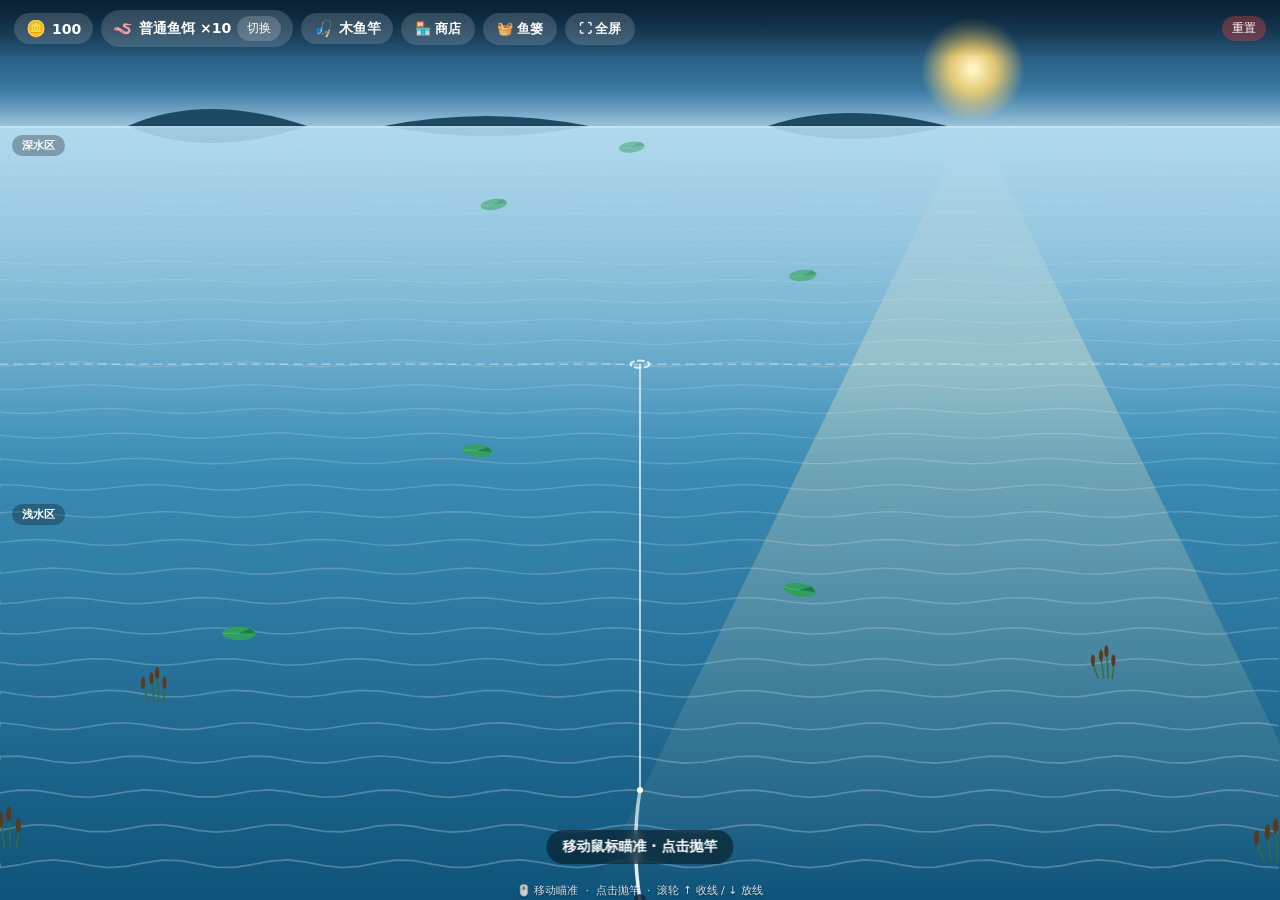
<file: index.html>
<!DOCTYPE html>
<html lang="zh-CN">
<head>
  <meta charset="UTF-8">
  <meta name="viewport" content="width=device-width, initial-scale=1.0">
  <title>钓鱼达人 · MVP</title>
  <link rel="stylesheet" href="style.css">
</head>
<body>
  <div class="app">
    <!-- 顶部状态栏 -->
    <header class="hud">
      <div class="stat coins" title="鱼币">
        <span class="stat-icon">🪙</span>
        <span id="coins">100</span>
      </div>
      <div class="stat bait" title="当前鱼饵">
        <span class="stat-icon" id="baitEmoji">🪱</span>
        <span id="baitStat">普通鱼饵 ×10</span>
        <button class="mini-btn" id="baitSwitchBtn" title="切换鱼饵">切换</button>
      </div>
      <div class="stat gear" title="当前渔具">
        <span class="stat-icon">🎣</span>
        <span id="gearName">木鱼竿</span>
      </div>
      <button class="hud-btn" id="shopBtn">🏪 商店</button>
      <button class="hud-btn" id="bucketBtn">🧺 鱼篓</button>
      <button class="hud-btn" id="fullscreenBtn" title="切换全屏">⛶ 全屏</button>
      <button class="mini-btn reset" id="resetBtn" title="清空存档重新开始">重置</button>
    </header>

    <!-- 钓鱼场景（Canvas 渲染池塘） -->
    <main class="scene" id="scene">
      <canvas id="pond"></canvas>

      <!-- 分区标签 -->
      <div class="zone zone-deep">深水区</div>
      <div class="zone zone-shallow">浅水区</div>

      <!-- 抛竿力度条已移除，改为点击抛竿 -->

      <!-- 遛鱼面板 -->
      <div class="fight-hud hidden" id="fightHud">
        <div class="fight-top">
          <span class="fight-fish" id="fightFish">🐟</span>
          <span class="fight-name" id="fightName">鱼</span>
        </div>
        <div class="fight-row">
          <span class="fight-label">松</span>
          <div class="tension-bar">
            <div class="tension-zone"></div>
            <div class="tension-needle" id="tensionNeedle"></div>
          </div>
          <span class="fight-label warn">断</span>
        </div>
        <div class="fight-row">
          <span class="fight-label">距离</span>
          <div class="dist-bar"><div class="dist-fill" id="distFill"></div></div>
        </div>
      </div>

      <div class="status" id="status">移动鼠标瞄准 · 点击抛竿</div>
      <div class="controls-hint">🖱️ 移动瞄准 &nbsp;·&nbsp; 点击抛竿 &nbsp;·&nbsp; 滚轮 ↑ 收线 / ↓ 放线</div>
    </main>

  </div>

  <!-- 商店弹窗 -->
  <div class="modal hidden" id="shopModal">
    <div class="modal-card wide">
      <div class="modal-head"><h2>🏪 商店</h2><button class="modal-close" data-close="shopModal">✕</button></div>
      <div class="modal-body">
        <div class="panel-section">
          <h3 class="panel-title">🪱 鱼饵</h3>
          <div class="card-grid" id="baitShop"></div>
        </div>
        <div class="panel-section">
          <h3 class="panel-title">🎣 渔具</h3>
          <div class="card-grid" id="gearShop"></div>
        </div>
      </div>
    </div>
  </div>

  <!-- 鱼篓弹窗 -->
  <div class="modal hidden" id="bucketModal">
    <div class="modal-card wide">
      <div class="modal-head"><h2>🧺 鱼篓</h2><button class="modal-close" data-close="bucketModal">✕</button></div>
      <div class="bucket-head">
        <div class="bucket-summary" id="bucketSummary">鱼篓空空如也</div>
        <button class="btn sell-all" id="sellAllBtn" disabled>全部卖出</button>
      </div>
      <div class="modal-body"><div id="bucketList"></div></div>
    </div>
  </div>

  <!-- 钓到鱼弹窗 -->
  <div class="modal hidden" id="catchModal">
    <div class="modal-card">
      <div class="modal-fish" id="catchIcon">🐟</div>
      <div class="modal-rarity" id="catchRarity">常见</div>
      <div class="modal-title" id="catchName">鱼</div>
      <div class="modal-desc" id="catchDesc"></div>
      <div class="modal-tip" id="catchTip"></div>
      <div class="modal-actions" id="catchActions"></div>
    </div>
  </div>

  <!-- 轻提示 -->
  <div class="toast" id="toast"></div>

  <script src="data.js"></script>
  <script src="game2d.js"></script>
</body>
</html>
</file>
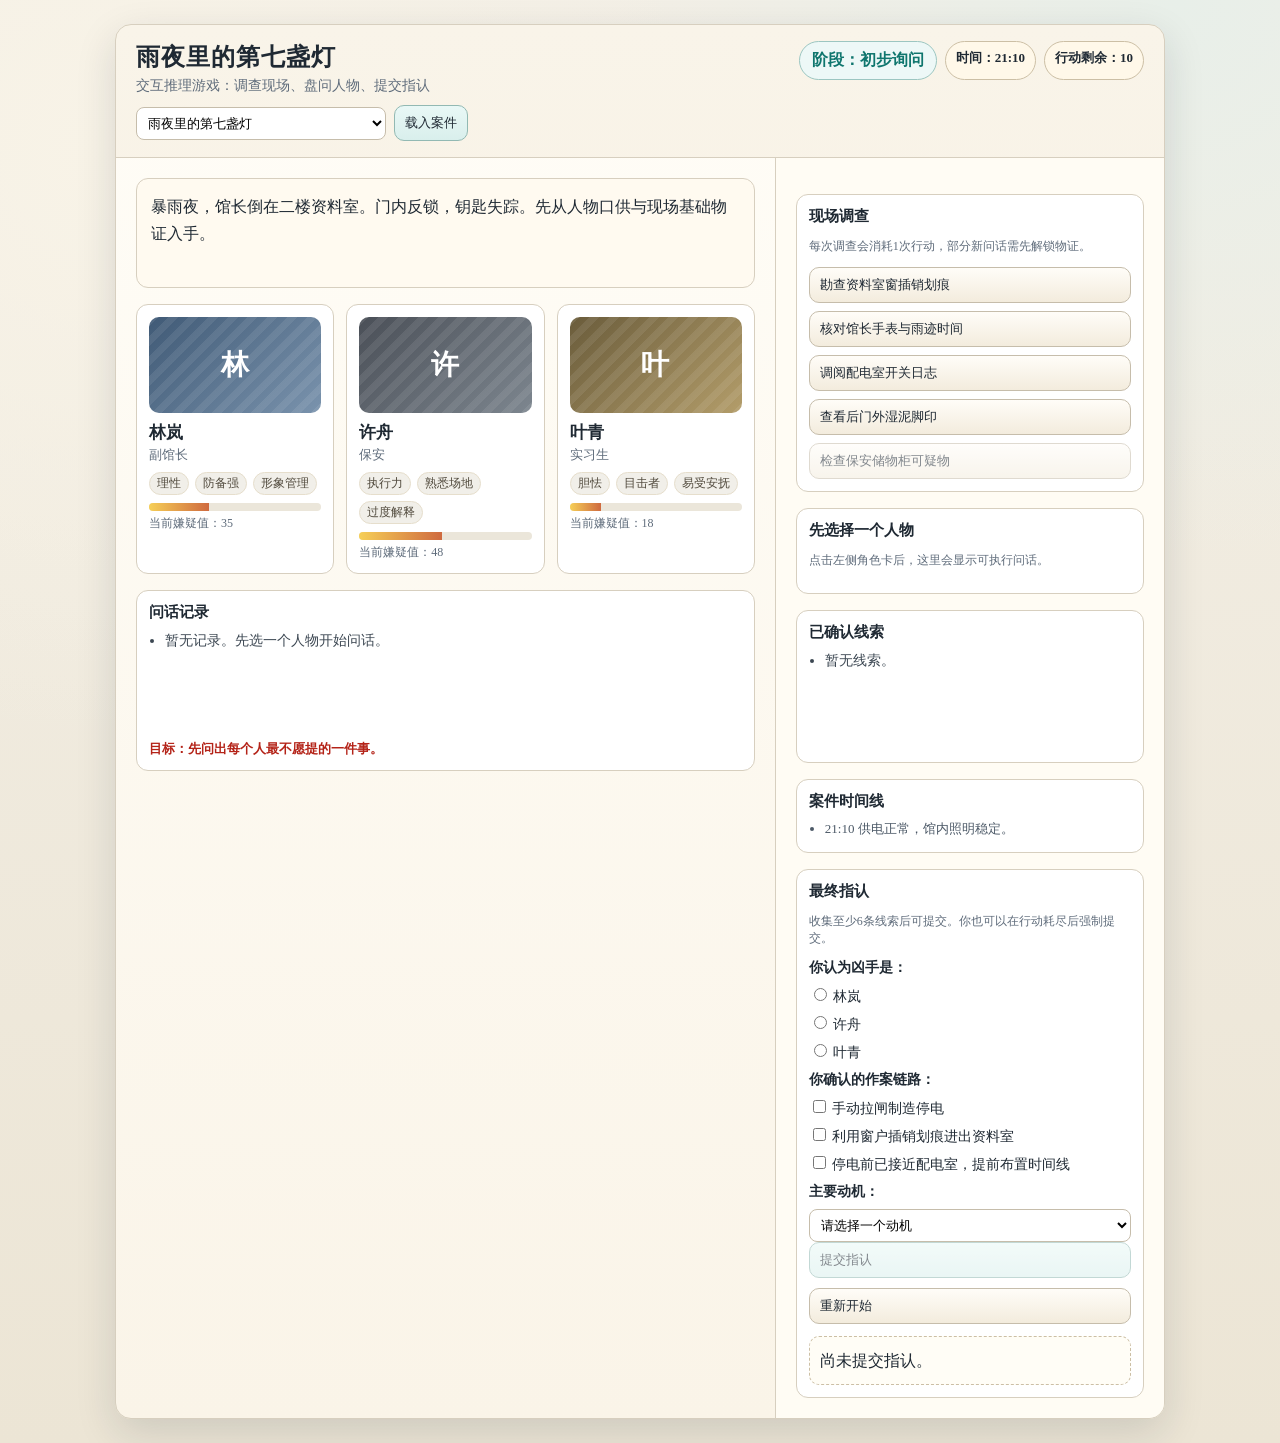
<file: other-games/雨夜里的第七盏灯/index.html>
<!doctype html>
<html lang="zh-CN">
<head>
	<meta charset="UTF-8" />
	<meta name="viewport" content="width=device-width, initial-scale=1.0" />
	<title>雨夜里的第七盏灯</title>
	<style>
		:root {
			--bg: #f3efe6;
			--paper: #fffaf0;
			--ink: #1f2933;
			--muted: #5f6c7b;
			--accent: #0f766e;
			--alert: #b42318;
			--ok: #0f5132;
			--gold: #b0893d;
			--line: #d7cfbf;
		}

		* { box-sizing: border-box; }

		body {
			margin: 0;
			font-family: "Noto Serif SC", "Source Han Serif SC", "Microsoft YaHei", serif;
			color: var(--ink);
			background:
				radial-gradient(circle at 8% 10%, #f8f3e7 0%, transparent 34%),
				radial-gradient(circle at 92% 0%, #e8efe9 0%, transparent 30%),
				linear-gradient(180deg, #f3efe6 0%, #ece5d5 100%);
			min-height: 100vh;
			padding: 24px;
		}

		.board {
			max-width: 1050px;
			margin: 0 auto;
			border: 1px solid var(--line);
			border-radius: 16px;
			overflow: hidden;
			box-shadow: 0 14px 40px rgba(20, 35, 50, 0.14);
			background: linear-gradient(180deg, #fffdf7 0%, #faf4e8 100%);
		}

		.topbar {
			padding: 16px 20px;
			border-bottom: 1px solid var(--line);
			display: flex;
			justify-content: space-between;
			align-items: flex-start;
			background: rgba(176, 137, 61, 0.08);
			gap: 14px;
			flex-wrap: wrap;
		}

		.title {
			margin: 0;
			font-size: 24px;
			letter-spacing: 1px;
		}

		.subtitle {
			margin: 4px 0 0;
			color: var(--muted);
			font-size: 14px;
		}

		.phase {
			font-weight: 700;
			color: var(--accent);
			padding: 8px 12px;
			border: 1px solid #9cc6c1;
			border-radius: 999px;
			background: #edf8f7;
		}

		.status {
			display: flex;
			gap: 8px;
			flex-wrap: wrap;
		}

		.pill {
			font-size: 13px;
			font-weight: 700;
			padding: 7px 10px;
			border: 1px solid #ccbfa5;
			border-radius: 999px;
			background: #fff8e9;
		}

		.case-switch {
			display: flex;
			gap: 8px;
			align-items: center;
			margin-top: 10px;
		}

		.case-switch .select {
			min-width: 250px;
		}

		.layout {
			display: grid;
			grid-template-columns: 1.7fr 1fr;
			gap: 0;
		}

		.left {
			border-right: 1px solid var(--line);
			padding: 20px;
		}

		.right {
			padding: 20px;
			background: #fffcf4;
		}

		.narration {
			border: 1px solid var(--line);
			border-radius: 12px;
			background: var(--paper);
			padding: 14px;
			line-height: 1.7;
			min-height: 110px;
		}

		.characters {
			margin-top: 16px;
			display: grid;
			grid-template-columns: repeat(3, minmax(0, 1fr));
			gap: 12px;
		}

		.card {
			border: 1px solid var(--line);
			border-radius: 12px;
			padding: 12px;
			background: #fff;
			cursor: pointer;
			transition: transform .18s ease, box-shadow .18s ease, border-color .2s ease;
		}

		.card:hover {
			transform: translateY(-3px);
			box-shadow: 0 8px 20px rgba(30, 40, 50, 0.12);
		}

		.card.active {
			border-color: var(--accent);
			box-shadow: 0 0 0 2px rgba(15, 118, 110, 0.15);
		}

		.portrait {
			height: 96px;
			border-radius: 10px;
			display: grid;
			place-items: center;
			font-size: 28px;
			font-weight: 700;
			color: #fff;
			letter-spacing: 1px;
			margin-bottom: 8px;
			position: relative;
			overflow: hidden;
		}

		.portrait::after {
			content: "";
			position: absolute;
			inset: 0;
			background: repeating-linear-gradient(
				135deg,
				rgba(255, 255, 255, .08),
				rgba(255, 255, 255, .08) 7px,
				transparent 7px,
				transparent 14px
			);
			pointer-events: none;
		}

		.lin { background: linear-gradient(135deg, #405a76, #7a93ad); }
		.xu { background: linear-gradient(135deg, #4a4f57, #7d868f); }
		.ye { background: linear-gradient(135deg, #6a5c3b, #b39d6a); }
		.qin { background: linear-gradient(135deg, #28536b, #3f88a6); }
		.han { background: linear-gradient(135deg, #6c3a2f, #a05c47); }
		.tao { background: linear-gradient(135deg, #3d4f3d, #5d7b5f); }

		.name {
			margin: 0;
			font-size: 17px;
		}

		.role {
			margin: 2px 0 8px;
			color: var(--muted);
			font-size: 13px;
		}

		.tags {
			display: flex;
			flex-wrap: wrap;
			gap: 6px;
			margin-bottom: 8px;
		}

		.tag {
			font-size: 12px;
			padding: 2px 7px;
			border-radius: 999px;
			background: #f1efe9;
			border: 1px solid #e6decc;
			color: #514a3d;
		}

		.meter {
			height: 8px;
			width: 100%;
			background: #ebe6da;
			border-radius: 999px;
			overflow: hidden;
			margin-bottom: 4px;
		}

		.meter > span {
			display: block;
			height: 100%;
			width: 10%;
			background: linear-gradient(90deg, #f6cf57, #cf6a3f);
			transition: width .25s ease;
		}

		.small {
			font-size: 12px;
			color: var(--muted);
		}

		.panel {
			margin-top: 16px;
			border: 1px solid var(--line);
			border-radius: 12px;
			background: #fff;
			padding: 12px;
		}

		.panel h3 {
			margin: 0 0 8px;
			font-size: 15px;
		}

		.panel h4 {
			margin: 8px 0 8px;
			font-size: 14px;
		}

		.actions {
			display: grid;
			gap: 8px;
		}

		button {
			width: 100%;
			border: 1px solid #c6bdab;
			border-radius: 10px;
			padding: 8px 10px;
			background: linear-gradient(180deg, #fffdf8, #f3ecdd);
			cursor: pointer;
			text-align: left;
			color: var(--ink);
		}

		button:hover { border-color: #a59a82; }
		button:disabled { opacity: .55; cursor: not-allowed; }

		button.primary {
			background: linear-gradient(180deg, #e9f8f6, #d9efec);
			border-color: #92b9b3;
		}

		.log {
			margin: 0;
			padding-left: 16px;
			line-height: 1.6;
			color: #3c4752;
			font-size: 14px;
			min-height: 100px;
		}

		.hint {
			margin-top: 10px;
			color: var(--alert);
			font-size: 13px;
			font-weight: 700;
		}

		.row {
			display: flex;
			gap: 10px;
			align-items: center;
			flex-wrap: wrap;
		}

		.choice {
			display: block;
			font-size: 14px;
			line-height: 1.5;
			margin: 6px 0;
		}

		.choice input {
			margin-right: 6px;
		}

		.select {
			width: 100%;
			border: 1px solid #c6bdab;
			border-radius: 8px;
			padding: 7px;
			background: #fff;
		}

		.result {
			margin-top: 12px;
			padding: 10px;
			border-radius: 10px;
			border: 1px dashed #ccbfa5;
			background: #fffdf6;
			line-height: 1.7;
		}

		.result.ok {
			border-color: #92b9b3;
			background: #eef9f8;
		}

		.result.fail {
			border-color: #d39f98;
			background: #fff2f1;
		}

		.timeline {
			font-size: 13px;
			color: #4c5967;
			margin: 0;
			padding-left: 16px;
			line-height: 1.6;
		}

		@media (max-width: 900px) {
			.layout { grid-template-columns: 1fr; }
			.left { border-right: 0; border-bottom: 1px solid var(--line); }
			.characters { grid-template-columns: 1fr; }
		}
	</style>
</head>
<body>
	<main class="board">
		<header class="topbar">
			<div>
				<h1 class="title">雨夜里的第七盏灯</h1>
				<p class="subtitle">交互推理游戏：调查现场、盘问人物、提交指认</p>
				<div class="case-switch">
					<select class="select" id="caseSelect"></select>
					<button id="loadCaseBtn" class="primary">载入案件</button>
				</div>
			</div>
			<div class="status">
				<div class="phase" id="phaseText">阶段：初步询问</div>
				<div class="pill" id="timeText">时间：21:10</div>
				<div class="pill" id="turnText">行动剩余：10</div>
			</div>
		</header>

		<section class="layout">
			<div class="left">
				<div class="narration" id="narration"></div>

				<div class="characters" id="characters"></div>

				<section class="panel">
					<h3>问话记录</h3>
					<ul class="log" id="log"></ul>
					<div class="hint" id="hint"></div>
				</section>
			</div>

			<aside class="right">
				<section class="panel">
					<h3>现场调查</h3>
					<p class="small">每次调查会消耗1次行动，部分新问话需先解锁物证。</p>
					<div class="actions" id="sceneActions"></div>
				</section>

				<section class="panel">
					<h3 id="focusName">先选择一个人物</h3>
					<p class="small" id="focusDesc">点击左侧角色卡后，这里会显示可执行问话。</p>
					<div class="actions" id="actions"></div>
				</section>

				<section class="panel">
					<h3>已确认线索</h3>
					<ul class="log" id="clues"></ul>
				</section>

				<section class="panel">
					<h3>案件时间线</h3>
					<ul class="timeline" id="timeline"></ul>
				</section>

				<section class="panel">
					<h3>最终指认</h3>
					<p class="small">收集至少6条线索后可提交。你也可以在行动耗尽后强制提交。</p>

					<h4>你认为凶手是：</h4>
					<div id="suspectChoices"></div>

					<h4>你确认的作案链路：</h4>
					<div id="chainChoices"></div>

					<h4>主要动机：</h4>
					<select class="select" id="motiveSelect"></select>

					<div class="row">
						<button id="accuseBtn" class="primary" disabled>提交指认</button>
						<button id="restartBtn">重新开始</button>
					</div>
					<div class="result" id="resultBox">尚未提交指认。</div>
				</section>
			</aside>
		</section>
	</main>

	<script src="./data.js"></script>
	<script src="./game.js"></script>
</body>
</html>
</file>
<file: style.css>
:root {
  --sky-top: #79c7f0;
  --sky-bottom: #d7f0fc;
  --water-top: #2d9bd8;
  --water-bottom: #0b5e8a;
  --card: #ffffff;
  --ink: #1f2937;
  --muted: #6b7280;
  --accent: #f59e0b;
  --accent-dark: #d97706;
  --danger: #ef4444;
  --radius: 16px;
  --shadow: 0 8px 24px rgba(15, 40, 60, 0.18);
}

* { box-sizing: border-box; margin: 0; padding: 0; }

html, body {
  height: 100%;
  font-family: "Segoe UI", "PingFang SC", "Microsoft YaHei", system-ui, sans-serif;
  background: linear-gradient(160deg, #0f2c44, #12466e);
  color: var(--ink);
}

body { display: flex; justify-content: center; }

.app {
  position: relative;
  width: 100%;
  max-width: 100%;
  height: 100vh;
  height: 100dvh;
  overflow: hidden;
  background: #0b3d5c;
}

/* ---------- 顶部状态栏（浮动于池塘之上） ---------- */
.hud {
  position: absolute;
  top: 0;
  left: 0;
  right: 0;
  display: flex;
  align-items: center;
  gap: 8px;
  padding: 10px 14px;
  background: linear-gradient(180deg, rgba(8, 32, 48, 0.82), rgba(8, 32, 48, 0));
  color: #fff;
  z-index: 20;
  flex-wrap: wrap;
  pointer-events: none;
}
.hud > * { pointer-events: auto; }

.stat {
  display: flex;
  align-items: center;
  gap: 6px;
  background: rgba(255, 255, 255, 0.16);
  border-radius: 999px;
  padding: 6px 12px;
  font-size: 14px;
  font-weight: 600;
  backdrop-filter: blur(3px);
}

.stat-icon { font-size: 16px; }

.hud .mini-btn {
  border: none;
  background: rgba(255, 255, 255, 0.18);
  color: #fff;
  border-radius: 999px;
  padding: 4px 10px;
  font-size: 12px;
  cursor: pointer;
  transition: background 0.15s;
}
.hud .mini-btn:hover { background: rgba(255, 255, 255, 0.3); }

.hud-btn {
  border: none;
  border-radius: 999px;
  padding: 7px 14px;
  font-size: 13px;
  font-weight: 700;
  cursor: pointer;
  background: rgba(255, 255, 255, 0.16);
  color: #fff;
  backdrop-filter: blur(3px);
  transition: background 0.15s;
}
.hud-btn:hover { background: rgba(255, 255, 255, 0.3); }

.hud .reset {
  margin-left: auto;
  background: rgba(239, 68, 68, 0.35);
}
.hud .reset:hover { background: rgba(239, 68, 68, 0.6); }

/* ---------- 场景（全屏池塘，Canvas 渲染） ---------- */
.scene {
  position: absolute;
  inset: 0;
  overflow: hidden;
  cursor: crosshair;
  user-select: none;
}
#scene canvas {
  position: absolute;
  inset: 0;
  display: block;
}

.sky {
  position: absolute;
  inset: 0 0 74% 0;
  background: linear-gradient(to bottom, #0d2b44 0%, #2f6f96 55%, #8ecbe8 82%, #d7f0fb 100%);
}
.sky::after {
  content: "";
  position: absolute;
  top: 16px;
  right: 42px;
  width: 56px;
  height: 56px;
  border-radius: 50%;
  background: radial-gradient(circle at 35% 35%, #fff7d6, #ffd76a);
  box-shadow: 0 0 46px 12px rgba(255, 210, 110, 0.45);
}

.water {
  position: absolute;
  inset: 12% 0 26% 0;
  background:
    radial-gradient(120% 70% at 50% 0%, rgba(255, 255, 255, 0.12), transparent 60%),
    linear-gradient(to bottom, #082f4a 0%, #0f4f74 38%, #1e78a8 70%, #57b0d8 100%);
  overflow: hidden;
  border-top: 2px solid rgba(255, 255, 255, 0.35);
}
.water::before {
  content: "";
  position: absolute;
  top: 0;
  left: 0;
  right: 0;
  height: 10px;
  background: linear-gradient(to bottom, rgba(255, 255, 255, 0.5), transparent);
}
.water::after {
  content: "";
  position: absolute;
  inset: 0;
  background:
    radial-gradient(2px 2px at 22% 28%, rgba(255, 255, 255, 0.4), transparent 60%),
    radial-gradient(2px 2px at 58% 52%, rgba(255, 255, 255, 0.34), transparent 60%),
    radial-gradient(2px 2px at 38% 72%, rgba(255, 255, 255, 0.3), transparent 60%),
    radial-gradient(2px 2px at 78% 38%, rgba(255, 255, 255, 0.34), transparent 60%);
  animation: sparkle 4s ease-in-out infinite;
}
@keyframes sparkle {
  0%, 100% { opacity: 0.5; }
  50% { opacity: 1; }
}

/* 水波涟漪（透视椭圆，增强立体感） */
.ripple {
  position: absolute;
  border: 2px solid rgba(255, 255, 255, 0.28);
  border-radius: 50%;
  z-index: 1;
  animation: ripplePulse 3.4s ease-in-out infinite;
}
.ripple.r1 { top: 18%; left: 20%; width: 120px; height: 120px; }
.ripple.r2 { top: 36%; right: 14%; width: 170px; height: 170px; animation-delay: 1.1s; }
.ripple.r3 { top: 52%; left: 56%; width: 96px; height: 96px; animation-delay: 2.2s; }
@keyframes ripplePulse {
  0%, 100% { opacity: 0.22; transform: scaleY(0.32) scale(0.9); }
  50% { opacity: 0.65; transform: scaleY(0.32) scale(1.06); }
}

/* 岸边与木排 */
.shore {
  position: absolute;
  inset: 74% 0 0 0;
  background: linear-gradient(to bottom, #d7bd85 0%, #b8995f 38%, #8a6f42 100%);
  border-top: 3px solid rgba(255, 255, 255, 0.4);
}
.dock {
  position: absolute;
  left: 50%;
  bottom: 0;
  transform: translateX(-50%);
  width: 40%;
  height: 26%;
  z-index: 4;
  clip-path: polygon(15% 0, 85% 0, 100% 100%, 0 100%);
  background:
    linear-gradient(90deg, rgba(255, 255, 255, 0.12), transparent 30%, transparent 70%, rgba(0, 0, 0, 0.18)),
    repeating-linear-gradient(to bottom, #b57d45 0 15px, #8f5d31 15px 18px);
  box-shadow: 0 -5px 18px rgba(0, 0, 0, 0.3);
}
.dock::after {
  content: "";
  position: absolute;
  inset: 0;
  clip-path: inherit;
  border-left: 3px solid #6f4725;
  border-right: 3px solid #6f4725;
}

.zone {
  position: absolute;
  left: 12px;
  padding: 3px 10px;
  border-radius: 999px;
  font-size: 11px;
  font-weight: 700;
  color: #fff;
  background: rgba(0, 0, 0, 0.28);
  z-index: 2;
}
.zone-shallow { top: 56%; }
.zone-deep { top: 15%; }

.zone-boundary {
  position: absolute;
  left: 0;
  right: 0;
  border-top: 2px dashed rgba(255, 255, 255, 0.35);
  z-index: 1;
}

/* 鱼线 */
.line-layer {
  position: absolute;
  inset: 0;
  width: 100%;
  height: 100%;
  pointer-events: none;
  z-index: 5;
}
#linePath {
  fill: none;
  stroke: rgba(255, 255, 255, 0.92);
  stroke-width: 2;
  stroke-linecap: round;
  filter: drop-shadow(0 1px 1px rgba(0, 0, 0, 0.35));
}

/* 鱼竿 */
.rod {
  position: absolute;
  left: 50%;
  width: 9px;
  height: 110px;
  transform-origin: 50% 100%;
  border-radius: 6px;
  background: linear-gradient(to top, #5f3a14, #9c6227 55%, #e2ad68);
  box-shadow: 0 3px 8px rgba(0, 0, 0, 0.4);
  z-index: 6;
}
.rod::after {
  content: "";
  position: absolute;
  top: -4px;
  left: 50%;
  transform: translateX(-50%);
  width: 3px;
  height: 8px;
  border-radius: 3px;
  background: #f3f3f3;
}

/* 浮标 */
.bobber {
  position: absolute;
  width: 20px;
  height: 20px;
  margin-left: -10px;
  margin-top: -10px;
  border-radius: 50%;
  background: linear-gradient(#ef4444 45%, #ffffff 45%);
  border: 2px solid #7f1d1d;
  box-shadow: 0 2px 6px rgba(0, 0, 0, 0.35);
  z-index: 7;
}
.bobber::after {
  content: "";
  position: absolute;
  inset: -8px;
  border-radius: 50%;
  border: 2px solid rgba(255, 255, 255, 0.5);
  animation: ripple 1.4s ease-out infinite;
}
.bobber.waiting { animation: bob 1.4s ease-in-out infinite; }
.bobber.bite { animation: bite 0.2s linear infinite; }

@keyframes ripple {
  0%   { transform: scale(0.6); opacity: 0.8; }
  100% { transform: scale(1.9); opacity: 0; }
}
@keyframes bob {
  0%, 100% { transform: translateY(0); }
  50% { transform: translateY(-6px); }
}
@keyframes bite {
  0%, 100% { transform: translateY(0); }
  50% { transform: translateY(7px); }
}

/* 水中的鱼（近大远小，立体透视） */
.fish-actor {
  position: absolute;
  z-index: 7;
  transform: translate(-50%, -50%);
}
.fish-sprite {
  display: block;
  font-size: 42px;
  line-height: 1;
  filter: drop-shadow(0 2px 4px rgba(0, 0, 0, 0.35));
  animation: struggle 0.4s ease-in-out infinite;
}
@keyframes struggle {
  0%, 100% { transform: translateX(0) rotate(-10deg); }
  50% { transform: translateX(4px) rotate(10deg); }
}

/* 落点预览 */
.cast-preview {
  position: absolute;
  width: 46px;
  height: 46px;
  margin-left: -23px;
  margin-top: -23px;
  border: 2px dashed rgba(255, 255, 255, 0.85);
  border-radius: 50%;
  z-index: 6;
  animation: previewPulse 1s ease-in-out infinite;
}
@keyframes previewPulse {
  0%, 100% { opacity: 0.6; transform: scale(0.9); }
  50% { opacity: 1; transform: scale(1.05); }
}

/* 力度条已移除，改为点击抛竿 */

/* 遛鱼 HUD */
.fight-hud {
  position: absolute;
  top: 60px;
  left: 50%;
  transform: translateX(-50%);
  width: 80%;
  max-width: 420px;
  background: rgba(0, 0, 0, 0.55);
  border-radius: 14px;
  padding: 10px 14px;
  z-index: 8;
  color: #fff;
  backdrop-filter: blur(4px);
}
.fight-hud:not(.hidden) { animation: fightPop 0.32s cubic-bezier(0.2, 1.4, 0.4, 1); }
@keyframes fightPop {
  from { transform: translateX(-50%) scale(0.7); opacity: 0; }
  to   { transform: translateX(-50%) scale(1); opacity: 1; }
}
.fight-top {
  display: flex;
  align-items: center;
  gap: 8px;
  margin-bottom: 4px;
}
.fight-fish { font-size: 24px; animation: struggle 0.4s ease-in-out infinite; }
.fight-name { font-size: 14px; font-weight: 800; }
.fight-row {
  display: flex;
  align-items: center;
  gap: 8px;
  margin-top: 6px;
}
.fight-label {
  font-size: 11px;
  font-weight: 700;
  width: 26px;
  text-align: center;
  flex-shrink: 0;
  color: #d1fae5;
}
.fight-label.warn { color: #fca5a5; }

.tension-bar {
  position: relative;
  flex: 1;
  height: 16px;
  border-radius: 999px;
  background: linear-gradient(90deg, #f87171 0%, #fbbf24 30%, #4ade80 50%, #fbbf24 70%, #f87171 100%);
  border: 2px solid rgba(255, 255, 255, 0.7);
  overflow: hidden;
}
.tension-zone {
  position: absolute;
  top: 0;
  bottom: 0;
  left: 30%;
  width: 40%;
  background: rgba(255, 255, 255, 0.35);
}
.tension-needle {
  position: absolute;
  top: 50%;
  transform: translate(-50%, -50%);
  width: 6px;
  height: 20px;
  border-radius: 3px;
  background: #fff;
  box-shadow: 0 0 6px rgba(0, 0, 0, 0.6);
  left: 50%;
  transition: left 0.1s linear;
}

.dist-bar {
  flex: 1;
  height: 14px;
  border-radius: 999px;
  background: rgba(255, 255, 255, 0.2);
  border: 2px solid rgba(255, 255, 255, 0.5);
  overflow: hidden;
}
.dist-fill {
  height: 100%;
  width: 0;
  border-radius: 999px;
  background: linear-gradient(90deg, #34d399, #22c55e);
  transition: width 0.12s linear;
}

.status {
  position: absolute;
  left: 50%;
  bottom: 4%;
  transform: translateX(-50%);
  z-index: 8;
  padding: 8px 16px;
  border-radius: 999px;
  background: rgba(0, 0, 0, 0.45);
  color: #fff;
  font-size: 14px;
  font-weight: 600;
  backdrop-filter: blur(4px);
  white-space: nowrap;
  max-width: 92%;
  overflow: hidden;
  text-overflow: ellipsis;
}

.controls-hint {
  position: absolute;
  left: 50%;
  bottom: 2px;
  transform: translateX(-50%);
  z-index: 8;
  font-size: 11px;
  color: rgba(255, 255, 255, 0.85);
  text-shadow: 0 1px 2px rgba(0, 0, 0, 0.5);
  white-space: nowrap;
}

/* ---------- 弹窗（商店 / 鱼篓） ---------- */
.modal-card.wide {
  width: min(560px, 100%);
  max-height: 82vh;
  overflow: hidden;
  text-align: left;
}
.modal-head {
  display: flex;
  align-items: center;
  justify-content: space-between;
  margin-bottom: 12px;
}
.modal-head h2 { font-size: 18px; color: #14527e; }
.modal-close {
  border: none;
  background: #eef2f6;
  color: #41627d;
  width: 28px;
  height: 28px;
  border-radius: 50%;
  font-size: 14px;
  cursor: pointer;
}
.modal-close:hover { background: #dbe6ee; }
.modal-body {
  max-height: 56vh;
  overflow-y: auto;
  padding: 2px 2px 8px;
}

.hidden { display: none !important; }

.panel-section { margin-bottom: 18px; }
.panel-title { font-size: 16px; margin-bottom: 10px; color: #14527e; }

.card-grid {
  display: grid;
  grid-template-columns: repeat(auto-fill, minmax(210px, 1fr));
  gap: 10px;
}

.card {
  border: 1px solid #e5edf3;
  border-radius: 14px;
  padding: 12px;
  background: #f8fbfd;
  display: flex;
  flex-direction: column;
  gap: 6px;
  transition: transform 0.12s, box-shadow 0.12s;
}
.card:hover { transform: translateY(-2px); box-shadow: 0 6px 16px rgba(20, 82, 126, 0.12); }
.card.equipped { border-color: var(--accent); background: #fff8ec; }

.card-head { display: flex; align-items: center; gap: 8px; }
.card-emoji { font-size: 26px; }
.card-name { font-size: 15px; font-weight: 800; }
.card-badge {
  margin-left: auto;
  font-size: 11px;
  font-weight: 700;
  padding: 2px 8px;
  border-radius: 999px;
  background: #e5edf3;
  color: #41627d;
}
.card-desc { font-size: 12px; color: var(--muted); line-height: 1.4; min-height: 32px; }
.card-meta { font-size: 12px; color: #41627d; font-weight: 600; }

.btn {
  border: none;
  border-radius: 10px;
  padding: 8px 10px;
  font-size: 13px;
  font-weight: 700;
  cursor: pointer;
  transition: filter 0.12s, transform 0.12s;
}
.btn:hover:not(:disabled) { filter: brightness(1.05); }
.btn:active:not(:disabled) { transform: scale(0.97); }
.btn:disabled { opacity: 0.45; cursor: not-allowed; }
.btn.primary { background: linear-gradient(135deg, #fbbf24, #d97706); color: #7c2d12; }
.btn.ghost { background: #e5edf3; color: #14527e; }
.btn.danger { background: #fee2e2; color: #b91c1c; }

.card-actions { display: flex; gap: 6px; }
.card-actions .btn { flex: 1; }

/* ---------- 鱼篓 ---------- */
.bucket-head {
  display: flex;
  align-items: center;
  justify-content: space-between;
  gap: 10px;
  margin-bottom: 12px;
}
.bucket-summary { font-size: 13px; color: #41627d; font-weight: 600; }
.sell-all { white-space: nowrap; }

.bucket-row {
  display: flex;
  align-items: center;
  gap: 10px;
  padding: 10px;
  border-bottom: 1px dashed #e5edf3;
}
.bucket-row:last-child { border-bottom: none; }
.bucket-emoji { font-size: 28px; }
.bucket-info { flex: 1; min-width: 0; }
.bucket-name { font-size: 14px; font-weight: 800; }
.bucket-sub { font-size: 12px; color: var(--muted); }
.bucket-actions { display: flex; gap: 6px; flex-shrink: 0; }

.empty {
  text-align: center;
  color: #9ca3af;
  padding: 30px 0;
  font-size: 14px;
}

/* ---------- 弹窗 ---------- */
.modal {
  position: fixed;
  inset: 0;
  background: rgba(0, 0, 0, 0.45);
  display: flex;
  align-items: center;
  justify-content: center;
  z-index: 30;
  padding: 20px;
}
.modal-card {
  background: #fff;
  border-radius: 20px;
  padding: 26px 28px;
  text-align: center;
  width: min(320px, 100%);
  box-shadow: var(--shadow);
  animation: pop 0.25s cubic-bezier(0.2, 1.4, 0.4, 1);
}
@keyframes pop {
  from { transform: scale(0.8); opacity: 0; }
  to   { transform: scale(1); opacity: 1; }
}
.modal-fish { font-size: 72px; line-height: 1; margin-bottom: 8px; }
.modal-rarity {
  display: inline-block;
  font-size: 12px;
  font-weight: 800;
  padding: 3px 12px;
  border-radius: 999px;
  margin-bottom: 8px;
}
.modal-title { font-size: 22px; font-weight: 800; margin-bottom: 6px; }
.modal-desc { font-size: 14px; color: var(--muted); margin-bottom: 18px; }
.modal-card .btn { width: 100%; padding: 12px; font-size: 15px; }

/* ---------- 轻提示 ---------- */
.toast {
  position: fixed;
  left: 50%;
  bottom: 24px;
  transform: translateX(-50%) translateY(20px);
  background: rgba(15, 40, 60, 0.92);
  color: #fff;
  padding: 10px 18px;
  border-radius: 999px;
  font-size: 14px;
  font-weight: 600;
  opacity: 0;
  pointer-events: none;
  transition: opacity 0.25s, transform 0.25s;
  z-index: 40;
  max-width: 90vw;
}
.toast.show { opacity: 1; transform: translateX(-50%) translateY(0); }

/* ---------- 弹窗补充 ---------- */
.modal-tip {
  font-size: 12px;
  color: #d97706;
  margin: 4px 0 14px;
  min-height: 16px;
}
.modal-actions {
  display: flex;
  flex-direction: column;
  gap: 8px;
}
.modal-actions .btn { width: 100%; padding: 12px; font-size: 15px; }
.btn.green { background: linear-gradient(135deg, #4ade80, #16a34a); color: #052e16; }
</file>
